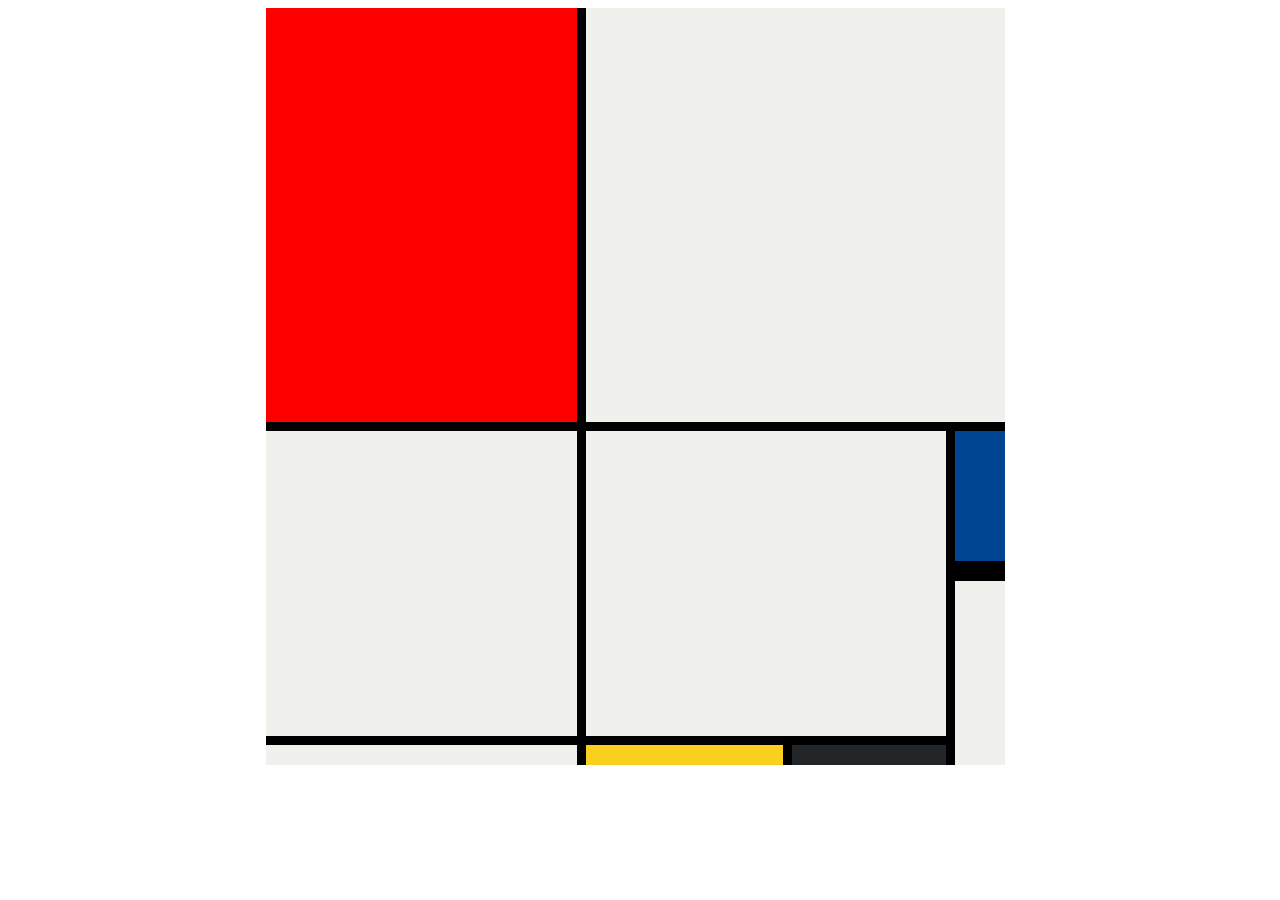
<file: Mondrian/index.html>
<!DOCTYPE html>
<html lang="en">

<head>
  <meta charset="UTF-8">
  <meta name="viewport" content="width=device-width, initial-scale=1.0">
  <title>Mondrian Project</title>
  <style>
    /* 
    Write your CSS here 
    Gap Colour: #000
    White: #F0F1EC
    Red: #E72F24
    Black: #232629
    Blue: #004592
    Yellow: #F9D01E

    For dimensions, see dimensions.png image.
    HINT: Remember you can't change the properties of grid lines.
    But grid lines are transparent!
    */

    body{
      display: flex;
      justify-content: center;
      align-items: center;
    }

    .container{
      display: grid;
      height: 748px;
      width: 748px;
      grid-template-rows: 423px 314px 20px;
    }

    .r1{
      display:grid;
      grid-template-columns: 320px 419px;
    }

    .grid1{
      background-color: red;
      border-right: 9px solid black;
      border-bottom : 9px solid black
    }

    .grid2{
      background-color: #F0F1EC;
      border-bottom : 9px solid black
    }

    .r2{
      display:grid;
      grid-template-columns: 320px 369px 50px;
    }

    .grid3{
      background-color: #F0F1EC;
      border-right: 9px solid black;
      border-bottom : 9px solid black
    }

    .grid4{
      background-color: #F0F1EC;
      border-bottom : 9px solid black;
      border-right: 9px solid black;
    }


    .r3{
      display:grid;
      grid-template-columns: 320px 206px 163px 50px;
    }

    .grid7{
      background-color: #F0F1EC;
      border-right: 9px solid black;
    }

    .grid8{
      background-color: #F9D01E;
      border-right : 9px solid black;
    }

    .grid9{
        background-color: #232629;
        border-right : 9px solid black;
    }

    .grid10{
      background-color: #F0F1EC;
    }


    .sr2{
      display:grid;
      background-color: #000;
      grid-template-rows: 130px auto;
      row-gap : 20px;
    }

    .grid5{
      height: 130px;
      background-color: #004592;
    }

    .grid6{
      background-color:  #F0F1EC;
    }
  </style>
</head>

<body>
  <!-- Write your HTML here -->
   <div class="container">
      <div class="r1">
          <div class="grid1"></div>
          <div class="grid2"></div>
      </div>

      <div class = "r2">
        <div class="grid3"></div>
        <div class="grid4"></div>
        <div class="sr2">
          <div class="grid5"></div>
           <div class="grid6"></div>
        </div> 
      </div>

      <div class = "r3">
        <div class="grid7"></div>
        <div class="grid8"></div>
        <div class="grid9"></div>
        <div class="grid10"></div>
      </div>
   </div>

</body>

</html>
</file>
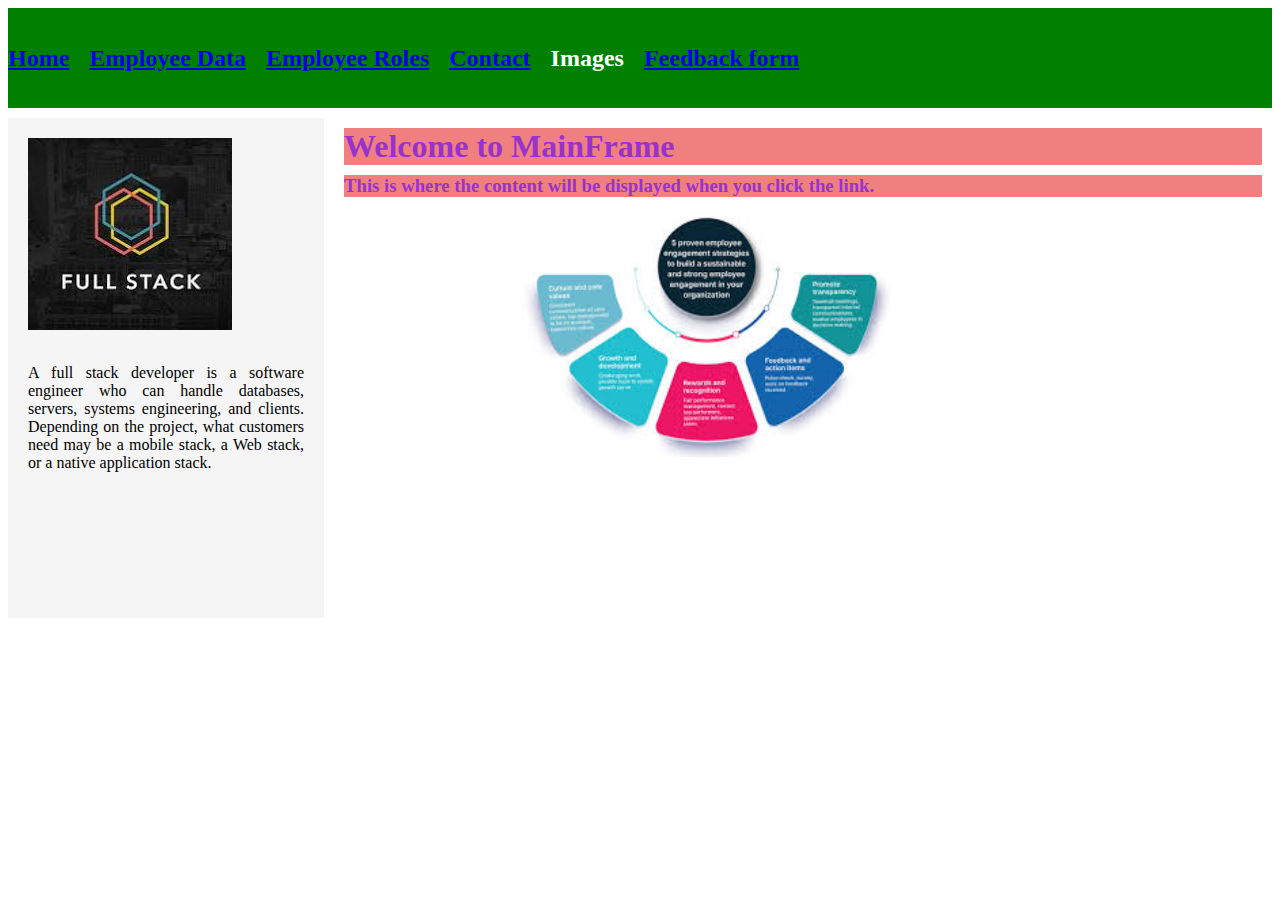
<file: Multipage Website/index.html>
<!DOCTYPE html>
<html lang="en">
<head>
    <meta charset="UTF-8">
    <meta name="viewport" content="width=device-width, initial-scale=1.0">
    <title>Home</title>
    <style>
        .container
        {
            display: grid;
            grid-template-rows: 100px 500px;
            row-gap: 10px;
        }
        .grid_1{
            display: flex;
            flex-direction:row;
            color:white;
            justify-content: flex-start;
            background-color: green;
            align-items: center;
            gap :20px;
        }
        .grid_2{
            display: grid;
            grid-template-columns: 25% 75%;
           
        }
        .grid_3{
            background-color: whitesmoke;
           
        }
        .grid_4{
            padding-left: 10px;
            background-color: white;
        }

        .grid_4 > img{
            margin-left: 20%;
        }
        .grid_3 >img,p{
            margin: 20px; 
            margin-bottom: 10px;        
        }
        h1,h3{
            margin:10px;
            background-color: lightcoral;
            color:darkorchid
        }
    </style>
    
</head>
<body>
    <div class = "container">
        <div class = "grid_1">
            <a href="./index.html"><h2>Home</h2></a>
            <a href="./Employee Data.html"><h2 id="1">Employee Data</h2></a>
            <a href="./Employee Roles.html"><h2 id="2">Employee Roles</h2></a>
            <a href="./Employees.html"><h2 id="3">Contact</h2></a>
            <h2 id="4">Images</h2>
            <a href="./Feedback form.html"><h2 id="5">Feedback form</h2></a>
        </div>

        <div class = "grid_2">
            <div class="grid_3">
                <img src="./images/FSD logo.jpeg">
                <p style="text-align: justify; ">
                    A full stack developer is a software engineer who can handle databases, 
                    servers, systems engineering, and clients. Depending on the project, 
                    what customers need may be a mobile stack, 
                    a Web stack, or a native application stack.
                </p>
            </div>
            <div class="grid_4">
                <h1>Welcome to MainFrame</h1>
                <h3>This is where the content will be displayed when you click 
                    the link.
                </h3>
                <img src="./images/strategies.jpeg" height="250px">
            </div>
        </div>
    </div>
</body>
</html>
</file>
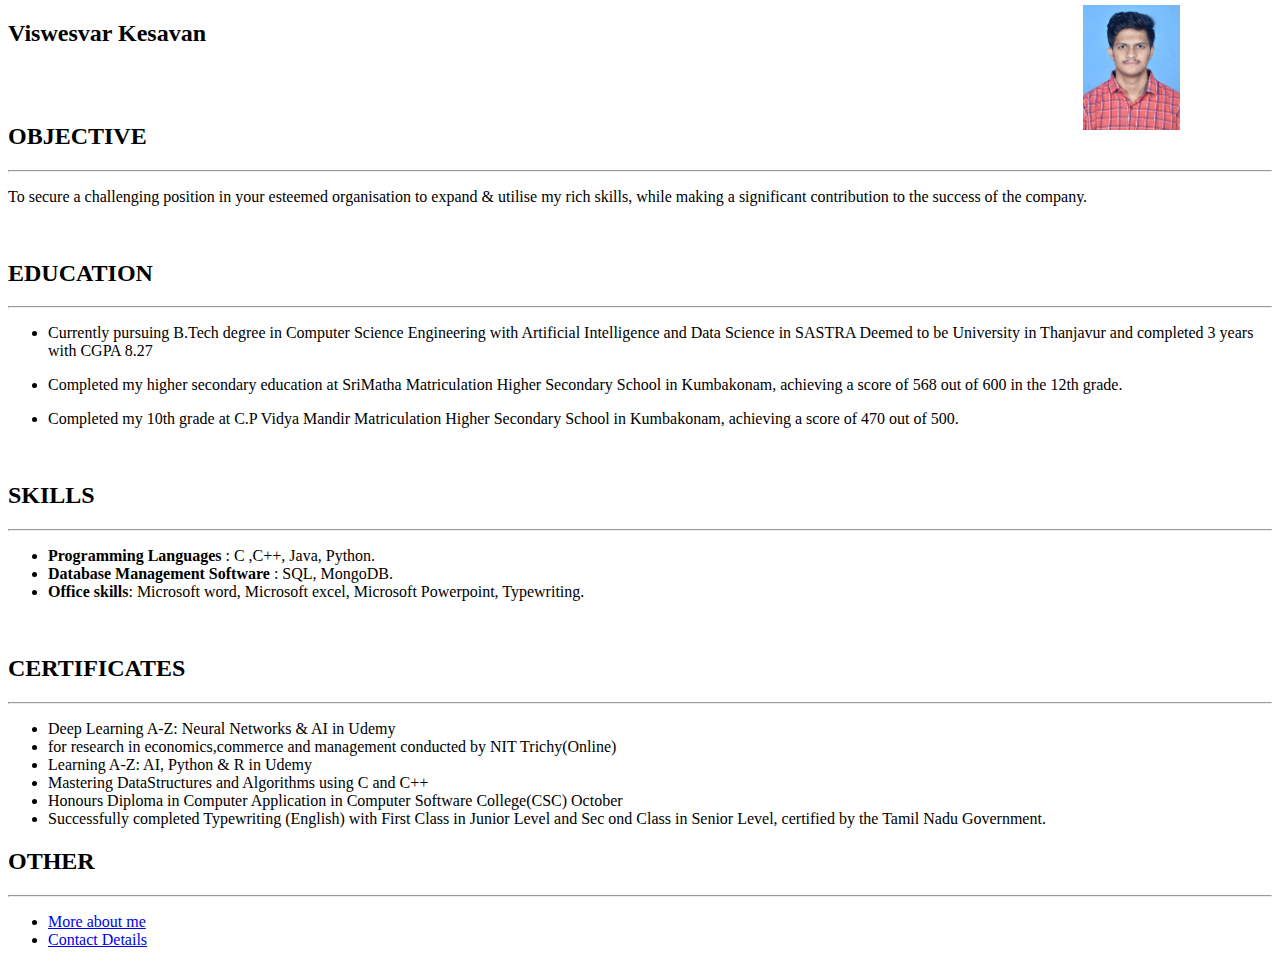
<file: Online Resume/index.html>
<!DOCTYPE html>
<html lang="en">
<head>
    <meta charset="UTF-8">
    <meta name="viewport" content="width=device-width, initial-scale=1.0">
    <title>My Resume</title>
</head>
<body>
    <h2>Viswesvar Kesavan</h2>
    <img src="./images/viswesh.jpg" alt="My Image" height =125 style="position:absolute; top:5px; right:100px;"><br>
    <br>
    <h2><b>OBJECTIVE</b></h2><hr>
    <p>To secure a challenging position in your esteemed organisation to expand & utilise my rich skills, while
        making a significant contribution to the success of the company.</p><br> 

    <h2><b>EDUCATION</b></h2><hr>
    <ul>
        <li><p>Currently pursuing B.Tech degree in Computer Science Engineering with Artificial Intelligence and Data Science
            in SASTRA Deemed to be University in Thanjavur and completed 3 years with CGPA 8.27</p></li>
        <li><p>Completed my higher secondary education at SriMatha Matriculation Higher Secondary School in Kumbakonam, achieving a score of 568 out of 600 in the 12th grade.</p></li>
        <li><p>Completed my 10th grade at C.P Vidya Mandir Matriculation Higher Secondary School in Kumbakonam, achieving a score of 470 out of 500.</p></li>
    </ul><br> 

    <h2><b>SKILLS</b></h2><hr>
    <ul>
        <li><b>Programming Languages</b> : C ,C++, Java, Python.</li>
        <li><b>Database Management Software</b> : SQL, MongoDB.</li>
        <li><b>Office skills</b>: Microsoft word, Microsoft excel, Microsoft Powerpoint, Typewriting.</li>
        </li>
    </ul><br>

    <h2>CERTIFICATES</h2><hr>
    <ul>
        <li>Deep Learning A-Z: Neural Networks & AI in Udemy</li>
        <li> for research in economics,commerce and management conducted by NIT
        Trichy(Online)</li>
        <li> Learning A-Z: AI, Python & R in Udemy</li>
        <li>Mastering DataStructures and Algorithms using C and C++</li>
        <li>Honours Diploma in Computer Application in Computer Software College(CSC) October</li>
        <li>Successfully completed Typewriting (English) with First Class in Junior Level and Sec
       ond Class in Senior Level, certified by the Tamil Nadu Government.</li>
    </ul>
    <h2>OTHER</h2><hr>
    <ul>
        <li><a href="./public/personal details.html">More about me</a></li>
        <li><a href="./public/Contact Details.html">Contact Details</a></li>
    </ul>
    
</body>
</html>
</file>
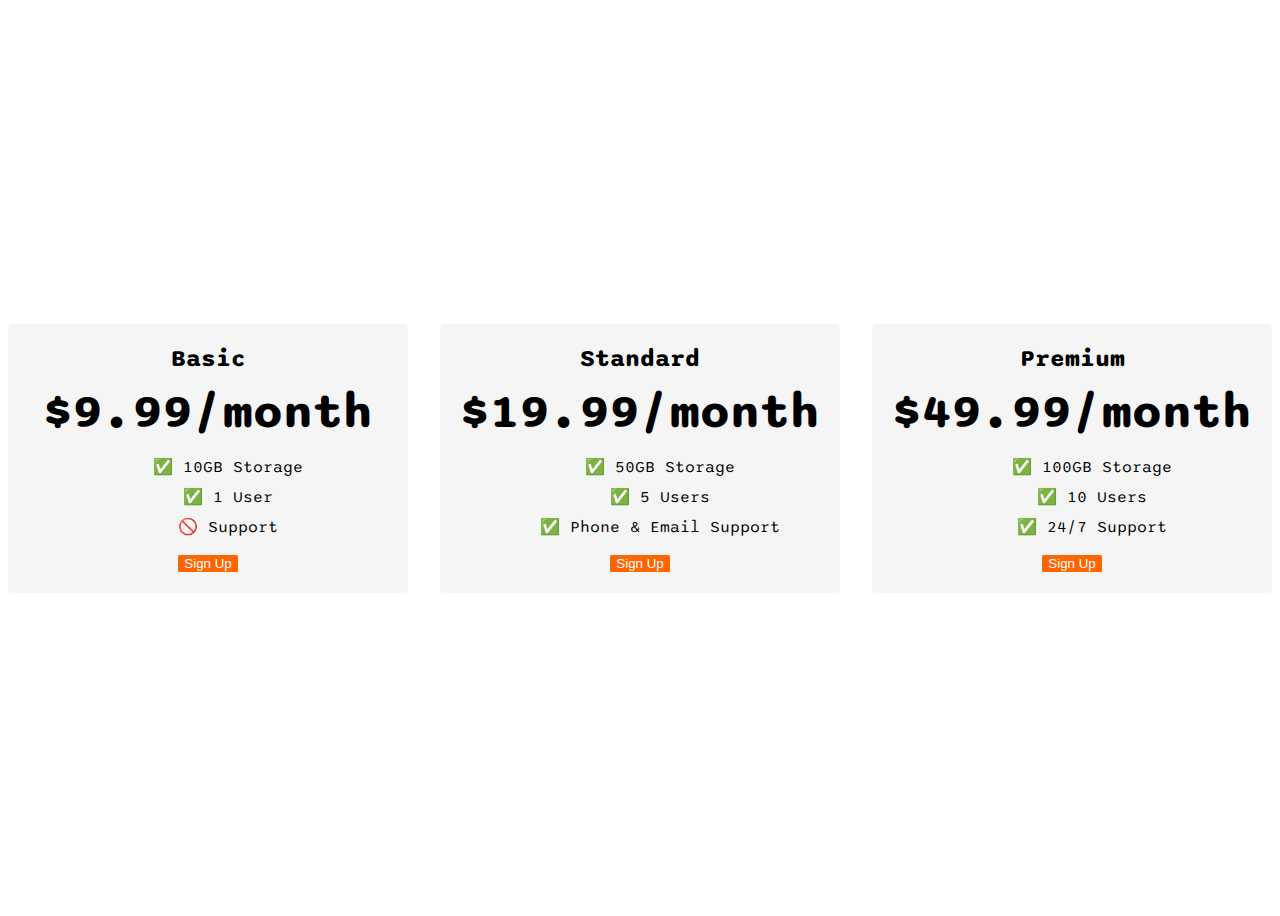
<file: Pricing Table/index.html>
<!DOCTYPE html>
<html>
  <head>
    <title>Flexbox Pricing Table</title>
    <link rel="preconnect" href="https://fonts.googleapis.com" />
    <link rel="preconnect" href="https://fonts.gstatic.com" crossorigin />
    <link
      href="https://fonts.googleapis.com/css2?family=Sono:wght@400;700&display=swap"
      rel="stylesheet"
    />
    <style>
      body {
        font-family: "Sono", sans-serif;
      }

      .pricing-container{
        display: flex;

        /*this will align the element to center in row wise*/
        justify-content: center;

        /*this will align the element to center in column wise*/
        /* for the below code to work , we must set some value to height*/
        align-items: center;
        height: 100vh;
        gap: 2rem;
      }  

      .pricing-plan{
        flex: 1;
        text-align: center;
        background-color: whitesmoke;
        padding: 20px;
        border-radius: 5px;
        max-width : 400px;
      }

      .plan-title{
        font-size: 24px;
        font-weight: bold;
        margin-bottom: 10px ;
      }

      .plan-price{
        font-size: 48px;
        font-weight: bold;
        margin-bottom:10px;
      }
      ul{
        list-style: none;
        text-align: center;
      }
      li{
        margin-bottom: 10px;
      }
      .plan-button{
        background-color: #ff6600;
        border: none;
        color: white;
        border-radius: 5%;
      }
      /* Hint: What can you do with a media query and flexbox? */
      @media (max-width: 1200px) {
        .pricing-container{
          flex-direction: column;
          height: 100%;
        }
      }
    </style>
  </head>

  <body>
    <div class="pricing-container">
      <div class="pricing-plan">
        <div class="plan-title">Basic</div>
        <div class="plan-price">$9.99/month</div>
        <ul class="plan-features">
          <li>✅ 10GB Storage</li>
          <li>✅ 1 User</li>
          <li>🚫 Support</li>
        </ul>
        <button class="plan-button">Sign Up</button>
      </div>
      <div class="pricing-plan">
        <div class="plan-title">Standard</div>
        <div class="plan-price">$19.99/month</div>
        <ul class="plan-features">
          <li>✅ 50GB Storage</li>
          <li>✅ 5 Users</li>
          <li>✅ Phone &amp; Email Support</li>
        </ul>
        <button class="plan-button">Sign Up</button>
      </div>
      <div class="pricing-plan">
        <div class="plan-title">Premium</div>
        <div class="plan-price">$49.99/month</div>
        <ul class="plan-features">
          <li>✅ 100GB Storage</li>
          <li>✅ 10 Users</li>
          <li>✅ 24/7 Support</li>
        </ul>
        <button class="plan-button">Sign Up</button>
      </div>
    </div>
  </body>
</html>
</file>
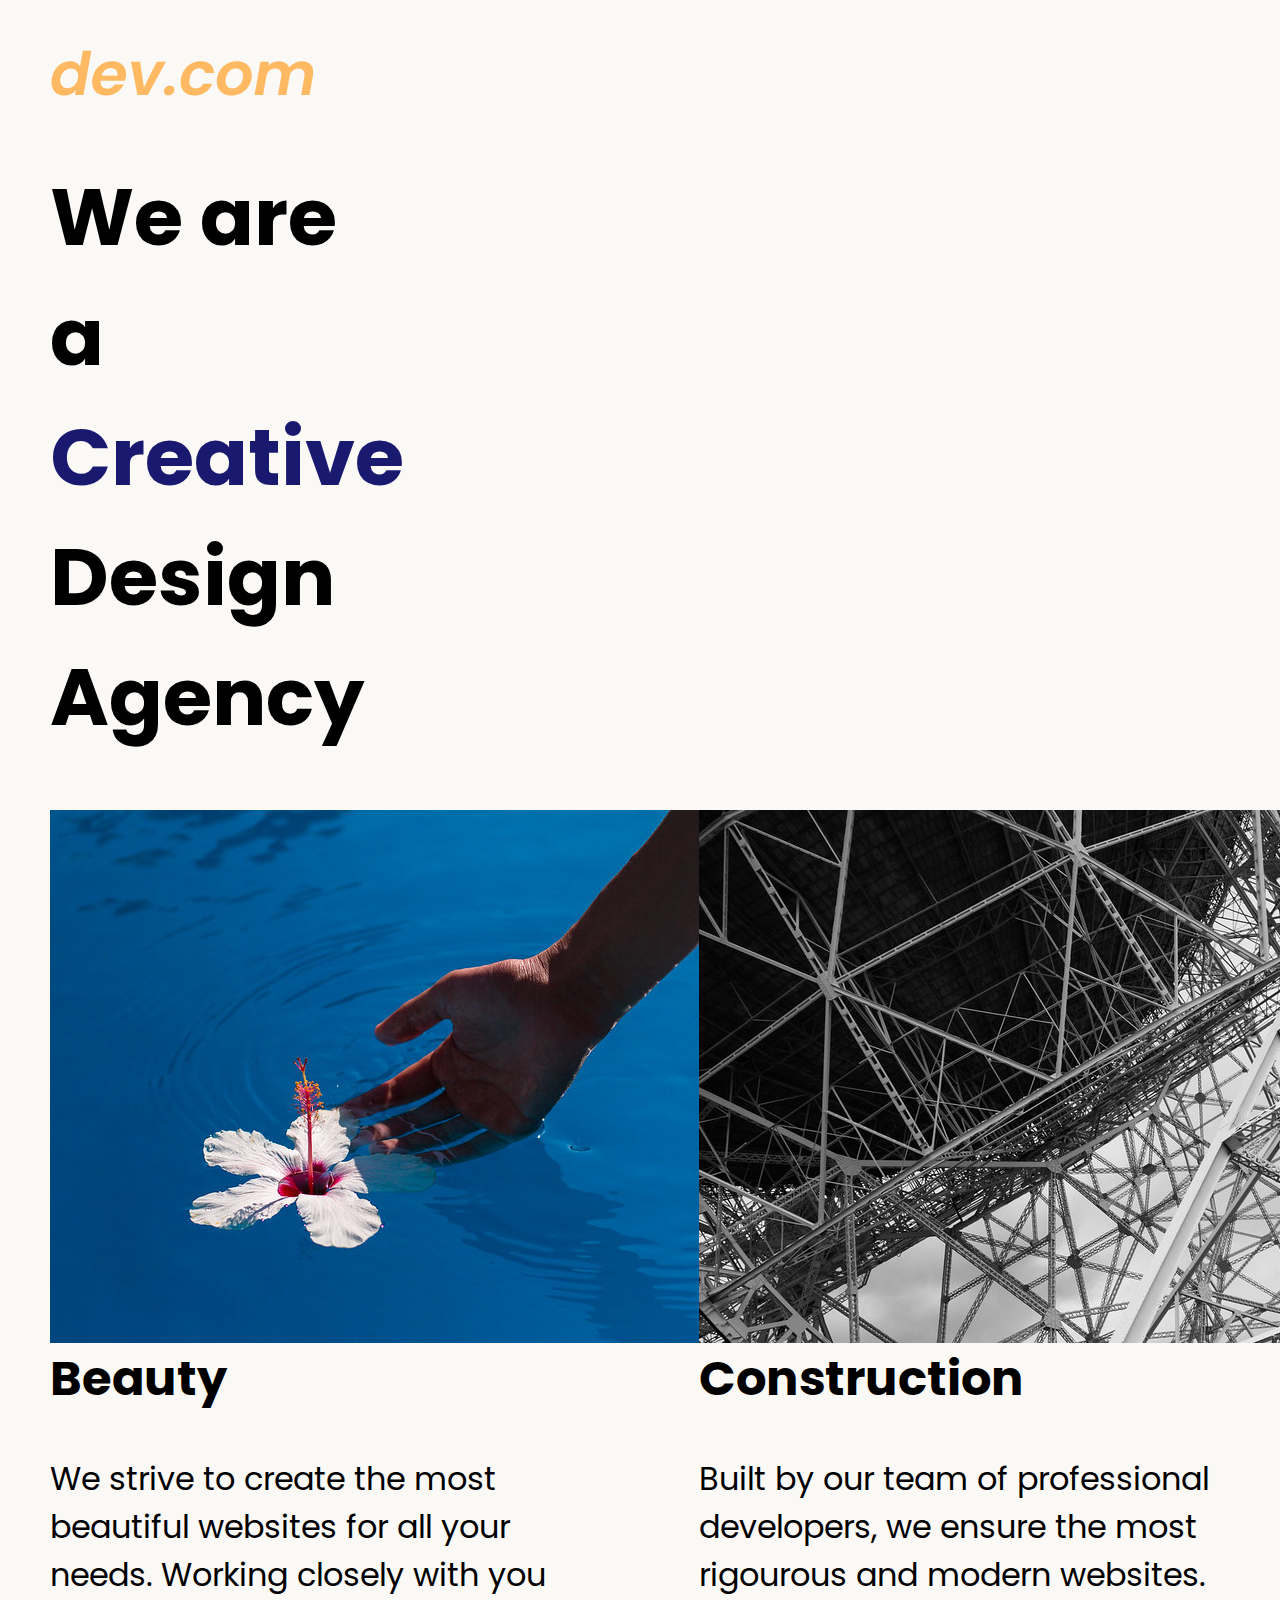
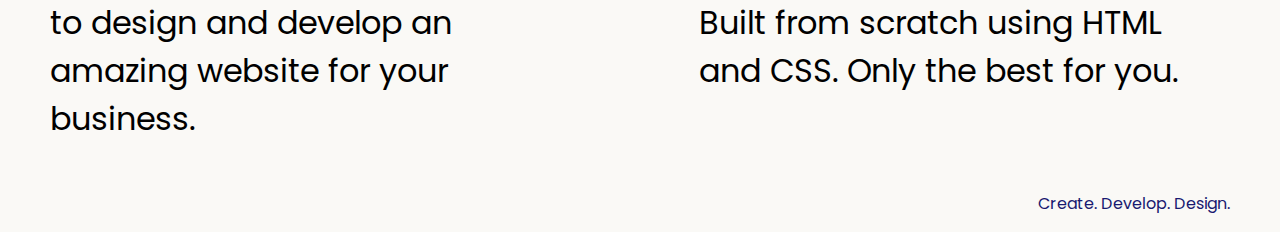
<file: Web Design Agency/index.html>
<!DOCTYPE html>
<html lang="en">

<head>
  <meta charset="UTF-8">
  <meta name="viewport" content="width=device-width, initial-scale=1.0">
  <title>Agency</title>
  <link rel="stylesheet" href="./style.css">
  <link rel="preconnect" href="https://fonts.googleapis.com">
  <link rel="preconnect" href="https://fonts.gstatic.com" crossorigin>
  <link href="https://fonts.googleapis.com/css2?family=Poppins:wght@400;700&display=swap" rel="stylesheet">
</head>

<body>
  <div class="main">
    <img class="logo" src="./assets/images/logo.png" alt="logo">
    <h1>We are a  <span style="color:#191970">Creative</span> Design Agency</h1>
    <div class="left card">
      <img class="tile-image" src="./assets/images/beautiful.jpg" alt="hand and flower in water">
      <h2 class="card-title">Beauty</h2>
      <p class="card-text">We strive to create the most beautiful websites for all your needs. Working closely with you
        to design and develop an amazing website for your business.</p>
    </div>
    <div class="right card">
      <img class="tile-image" src="./assets/images/construction.jpg" alt="metal structure">
      <h2 class="card-title">Construction</h2>
      <p class="card-text">Built by our team of professional developers, we ensure the most rigourous and modern websites. Built from
        scratch using HTML and CSS. Only the best for you.</p>
    </div> 
    

  </div>
  <footer>
    <p>Create. Develop. Design.</p>
  </footer>
</body>

</html>
</file>
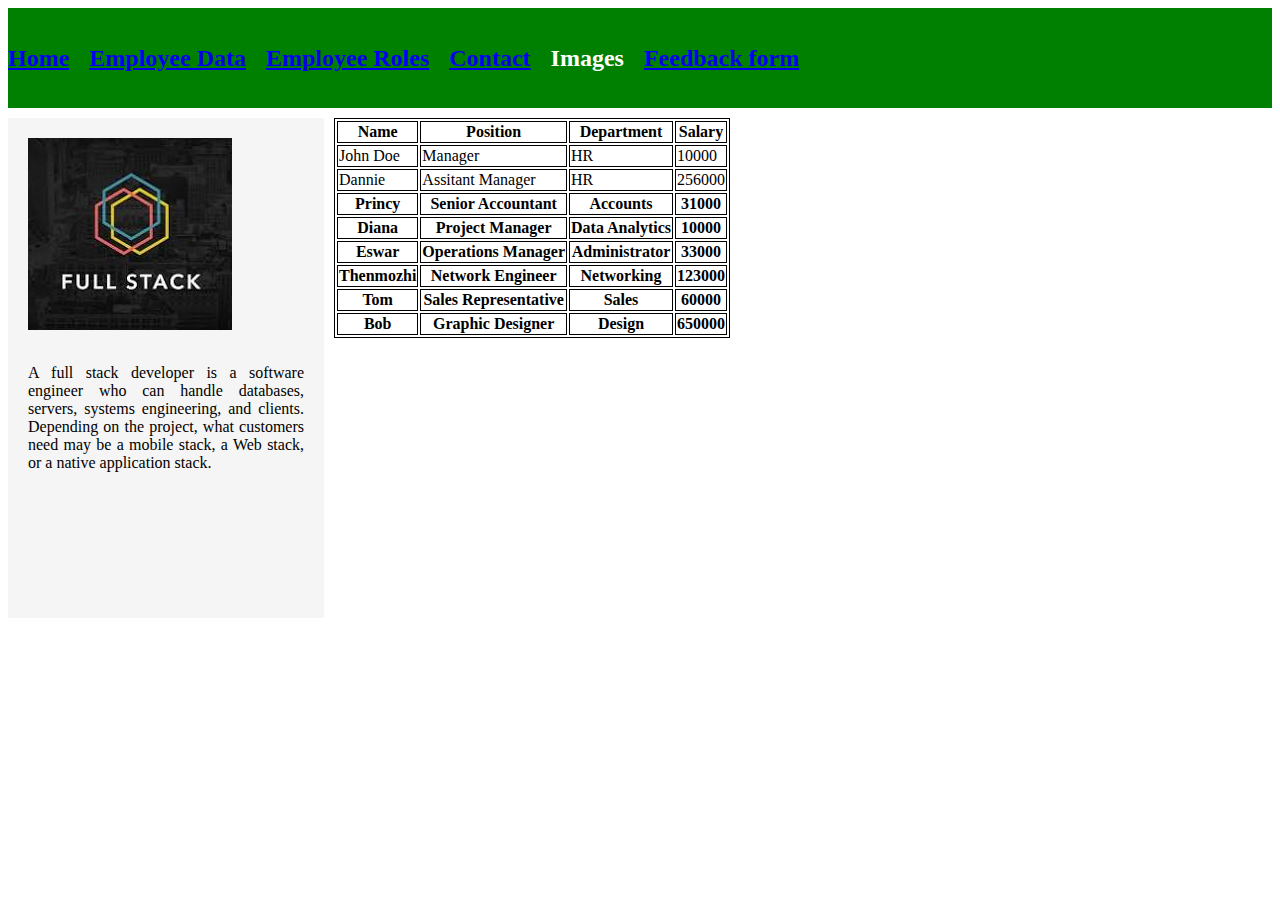
<file: Multipage Website/Employee Data.html>
<!DOCTYPE html>
<html lang="en">
<head>
    <meta charset="UTF-8">
    <meta name="viewport" content="width=device-width, initial-scale=1.0">
    <title>Employee Data</title>
    <style>
        .container
        {
            display: grid;
            grid-template-rows: 100px 500px;
            row-gap: 10px;
        }
        .grid_1{
            display: flex;
            flex-direction:row;
            color:white;
            justify-content: flex-start;
            background-color: green;
            align-items: center;
            gap :20px;
        }
        .grid_2{
            display: grid;
            grid-template-columns: 25% 75%;
           
        }
        .grid_3{
            background-color: whitesmoke;
           
        }
        .grid_4{
            padding-left: 10px;
            background-color: white;
        }

        .grid_4 > img{
            margin-left: 20%;
        }
        .grid_3 >img,p{
            margin: 20px; 
            margin-bottom: 10px;        
        }
        h1,h3{
            margin:10px;
            background-color: lightcoral;
            color:darkorchid
        }

        table,th,td{
            border : 1px solid ;
        }
    </style>

</head>
<body>
    <div class = "container">
        <div class = "grid_1">
            <a href="./index.html"><h2>Home</h2></a>
            <a href="./Employee Data.html"><h2 id="1">Employee Data</h2></a>
            <a href="./Employee Roles.html"><h2 id="2">Employee Roles</h2></a>
            <a href="./Employees.html"><h2 id="3">Contact</h2></a>
            <h2 id="4">Images</h2>
            <a href="./Feedback form.html"><h2 id="5">Feedback form</h2></a>
        </div>

        <div class = "grid_2">
            <div class="grid_3">
                <img src="./images/FSD logo.jpeg">
                <p style="text-align: justify; ">
                    A full stack developer is a software engineer who can handle databases, 
                    servers, systems engineering, and clients. Depending on the project, 
                    what customers need may be a mobile stack, 
                    a Web stack, or a native application stack.
                </p>
            </div>
            <div class="grid_4">
               <table class="mytable">
                <tr>
                    <th>Name</th>
                    <th colspan="3">Position</th>
                    <th colspan="3">Department</th>
                    <th>Salary</th>
                </tr>

                <tr>
                    <td>John Doe</td>
                    <td colspan="3">Manager</td>
                    <td colspan="3">HR</td>
                    <td>10000</td>
                </tr>

                <tr>
                    <td>Dannie</td>
                    <td colspan="3">Assitant Manager</td>
                    <td colspan="3">HR</td>
                    <td>256000</th>
                </tr>

                <tr>
                    <th>Princy</th>
                    <th colspan="3">Senior Accountant</th>
                    <th colspan="3">Accounts</th>
                    <th>31000</th>
                </tr>

                <tr>
                    <th>Diana</th>
                    <th colspan="3">Project Manager</th>
                    <th colspan="3">Data Analytics</th>
                    <th>10000</th>
                </tr>

                <tr>
                    <th>Eswar</th>
                    <th colspan="3">Operations Manager</th>
                    <th colspan="3">Administrator</th>
                    <th>33000</th>
                </tr>

                <tr>
                    <th>Thenmozhi</th>
                    <th colspan="3">Network Engineer</th>
                    <th colspan="3">Networking</th>
                    <th>123000</th>
                </tr>

                <tr>
                    <th>Tom</th>
                    <th colspan="3">Sales Representative</th>
                    <th colspan="3">Sales</th>
                    <th>60000</th>
                </tr>

                <tr>
                    <th>Bob</th>
                    <th colspan="3">Graphic Designer</th>
                    <th colspan="3">Design</th>
                    <th>650000</th>
                </tr>



               </table>
            </div>
        </div>
    </div>
</body>
</html>
</file>
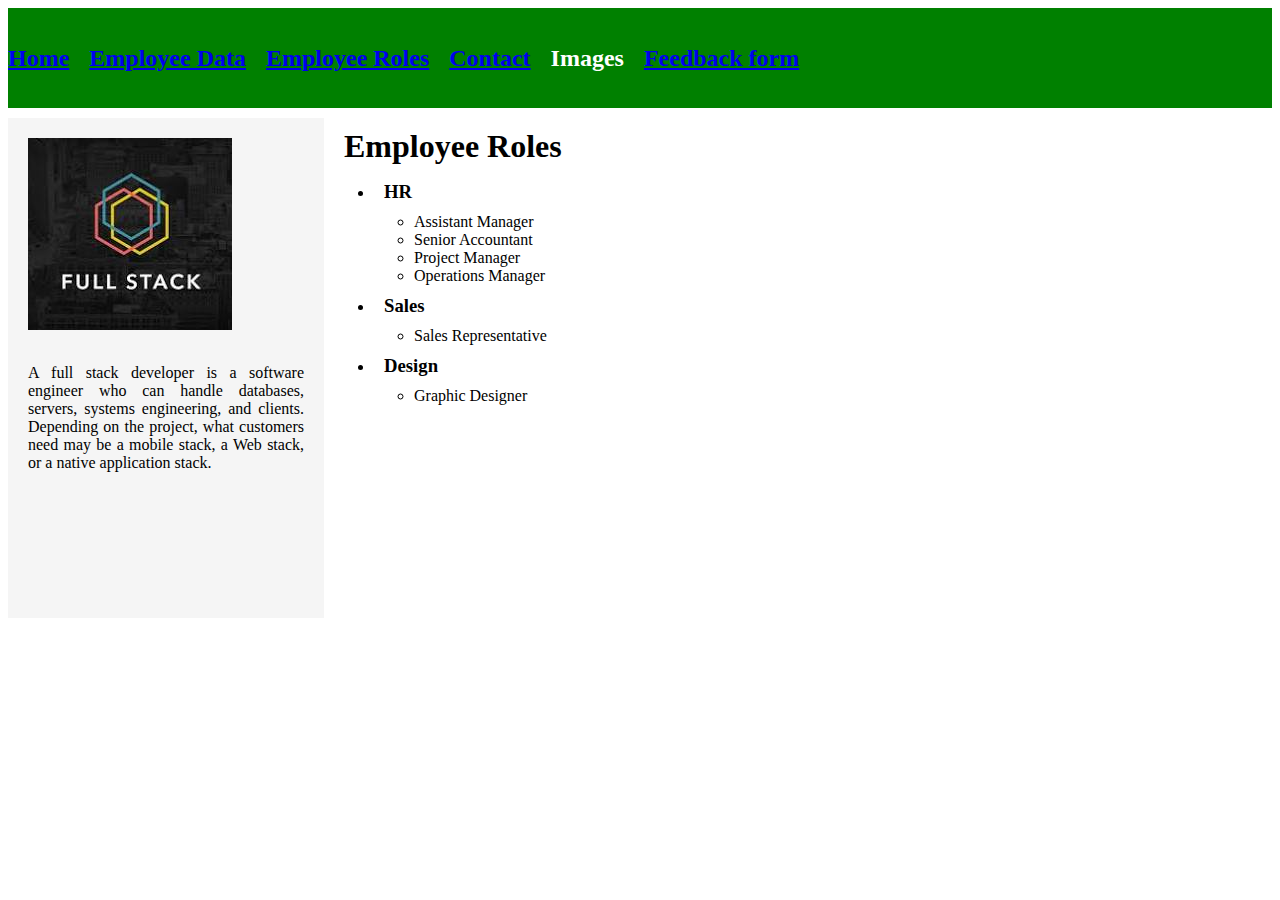
<file: Multipage Website/Employee Roles.html>
<!DOCTYPE html>
<html lang="en">
<head>
    <meta charset="UTF-8">
    <meta name="viewport" content="width=device-width, initial-scale=1.0">
    <title>Jobs</title>
    <style>
        .container
        {
            display: grid;
            grid-template-rows: 100px 500px;
            row-gap: 10px;
        }
        .grid_1{
            display: flex;
            flex-direction:row;
            color:white;
            justify-content: flex-start;
            background-color: green;
            align-items: center;
            gap :20px;
        }
        .grid_2{
            display: grid;
            grid-template-columns: 25% 75%;
           
        }
        .grid_3{
            background-color: whitesmoke;
           
        }
        .grid_4{
            padding-left: 10px;
            background-color: white;
        }

        .grid_4 > img{
            margin-left: 20%;
        }
        .grid_3 >img,p{
            margin: 20px; 
            margin-bottom: 10px;        
        }
        h1,h3{
            margin:10px;
            
        }

        table,th,td{
            border : 1px solid ;
        }
    </style>
</head>
<body>
    <div class = "container">
        <div class = "grid_1">
            <a href="./index.html"><h2>Home</h2></a>
            <a href="./Employee Data.html"><h2 id="1">Employee Data</h2></a>
            <a href="./Employee Roles.html"><h2 id="2">Employee Roles</h2></a>
            <a href="./Employees.html"><h2 id="3">Contact</h2></a>
            <h2 id="4">Images</h2>
            <a href="./Feedback form.html"><h2 id="5">Feedback form</h2></a>
        </div>

        <div class = "grid_2">
            <div class="grid_3">
                <img src="./images/FSD logo.jpeg">
                <p style="text-align: justify; ">
                    A full stack developer is a software engineer who can handle databases, 
                    servers, systems engineering, and clients. Depending on the project, 
                    what customers need may be a mobile stack, 
                    a Web stack, or a native application stack.
                </p>
            </div>
            <div class="grid_4">
              <h1>Employee Roles</h1>
              <ul>
                <li><h3>HR</h3>
                    <ul>
                        <li>Assistant Manager</li>
                        <li>Senior Accountant</li>
                        <li>Project Manager</li>
                        <li>Operations Manager</li>
                    </ul>
                </li>
                <li><h3>Sales</h3>
                    <ul>
                        <li>Sales Representative</li>
                    </ul>
                </li>
                <li><h3>Design</h3>
                    <ul>
                        <li>Graphic Designer</li>
                    </ul>
                </li>
              </ul>
              
            </div>
        </div>
    </div>
</body>
</html>
</file>
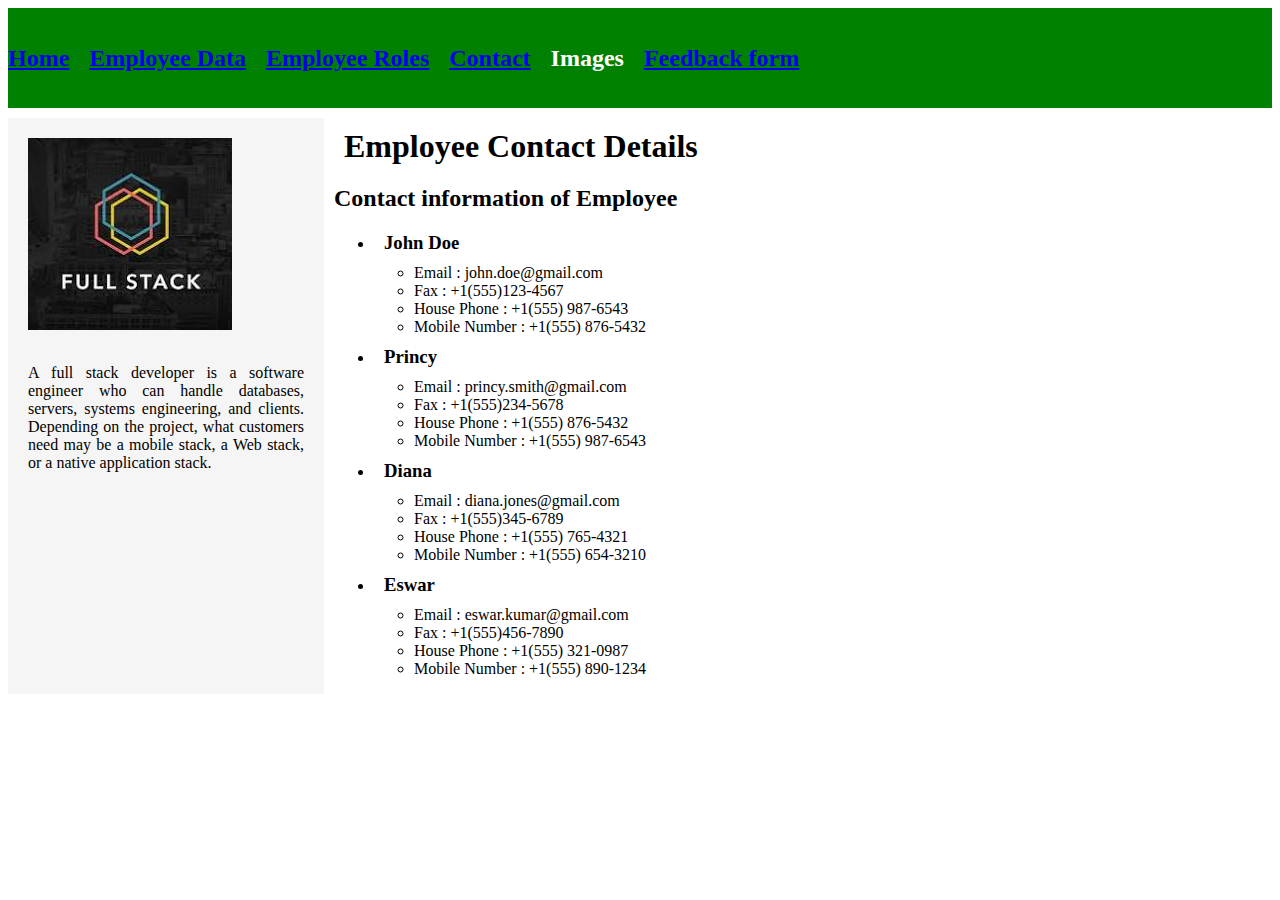
<file: Multipage Website/Employees.html>
<!DOCTYPE html>
<html lang="en">
<head>
    <meta charset="UTF-8">
    <meta name="viewport" content="width=device-width, initial-scale=1.0">
    <title>Employees</title>
    <style>
        .container
        {
            display: grid;
            grid-template-rows: 100px 500px;
            row-gap: 10px;
        }
        .grid_1{
            display: flex;
            flex-direction:row;
            color:white;
            justify-content: flex-start;
            background-color: green;
            align-items: center;
            gap :20px;
        }
        .grid_2{
            display: grid;
            grid-template-columns: 25% 75%;
           
        }
        .grid_3{
            background-color: whitesmoke;
           
        }
        .grid_4{
            padding-left: 10px;
            background-color: white;
        }

        .grid_4 > img{
            margin-left: 20%;
        }
        .grid_3 >img,p{
            margin: 20px; 
            margin-bottom: 10px;        
        }
        h1,h3{
            margin:10px;
            
        }

        table,th,td{
            border : 1px solid ;
        }
    </style>

</head>
<body>
    <div class = "container">
        <div class = "grid_1">
            <a href="./index.html"><h2>Home</h2></a>
            <a href="./Employee Data.html"><h2 id="1">Employee Data</h2></a>
            <a href="./Employee Roles.html"><h2 id="2">Employee Roles</h2></a>
            <a href="./Employees.html"><h2 id="3">Contact</h2></a>
            <h2 id="4">Images</h2>
            <a href="./Feedback form.html"><h2 id="5">Feedback form</h2></a>
        </div>

        <div class = "grid_2">
            <div class="grid_3">
                <img src="./images/FSD logo.jpeg">
                <p style="text-align: justify; ">
                    A full stack developer is a software engineer who can handle databases, 
                    servers, systems engineering, and clients. Depending on the project, 
                    what customers need may be a mobile stack, 
                    a Web stack, or a native application stack.
                </p>
            </div>
            <div class="grid_4">
              <h1>Employee Contact Details</h1>
              <h2>Contact information of Employee</h2>
              <ul>
                <li><h3>John Doe</h3>
                    <ul>
                        <li>Email : john.doe@gmail.com</li>
                        <li>Fax : +1(555)123-4567</li>
                        <li>House Phone : +1(555) 987-6543</li>
                        <li>Mobile Number : +1(555) 876-5432</li>
                    </ul>
                </li>

                <li><h3>Princy</h3>
                    <ul>
                        <li>Email : princy.smith@gmail.com</li>
                        <li>Fax : +1(555)234-5678</li>
                        <li>House Phone : +1(555) 876-5432</li>
                        <li>Mobile Number : +1(555) 987-6543</li>
                    </ul>
                </li>

                <li><h3>Diana</h3>
                    <ul>
                        <li>Email : diana.jones@gmail.com</li>
                        <li>Fax : +1(555)345-6789</li>
                        <li>House Phone : +1(555) 765-4321</li>
                        <li>Mobile Number : +1(555) 654-3210</li>
                    </ul>
                </li>

                <li><h3>Eswar</h3>
                    <ul>
                        <li>Email : eswar.kumar@gmail.com</li>
                        <li>Fax : +1(555)456-7890</li>
                        <li>House Phone : +1(555) 321-0987</li>
                        <li>Mobile Number : +1(555) 890-1234</li>
                    </ul>
                </li>
            
              </ul>
              
            </div>
        </div>
    </div>
</body>
</html>
</file>
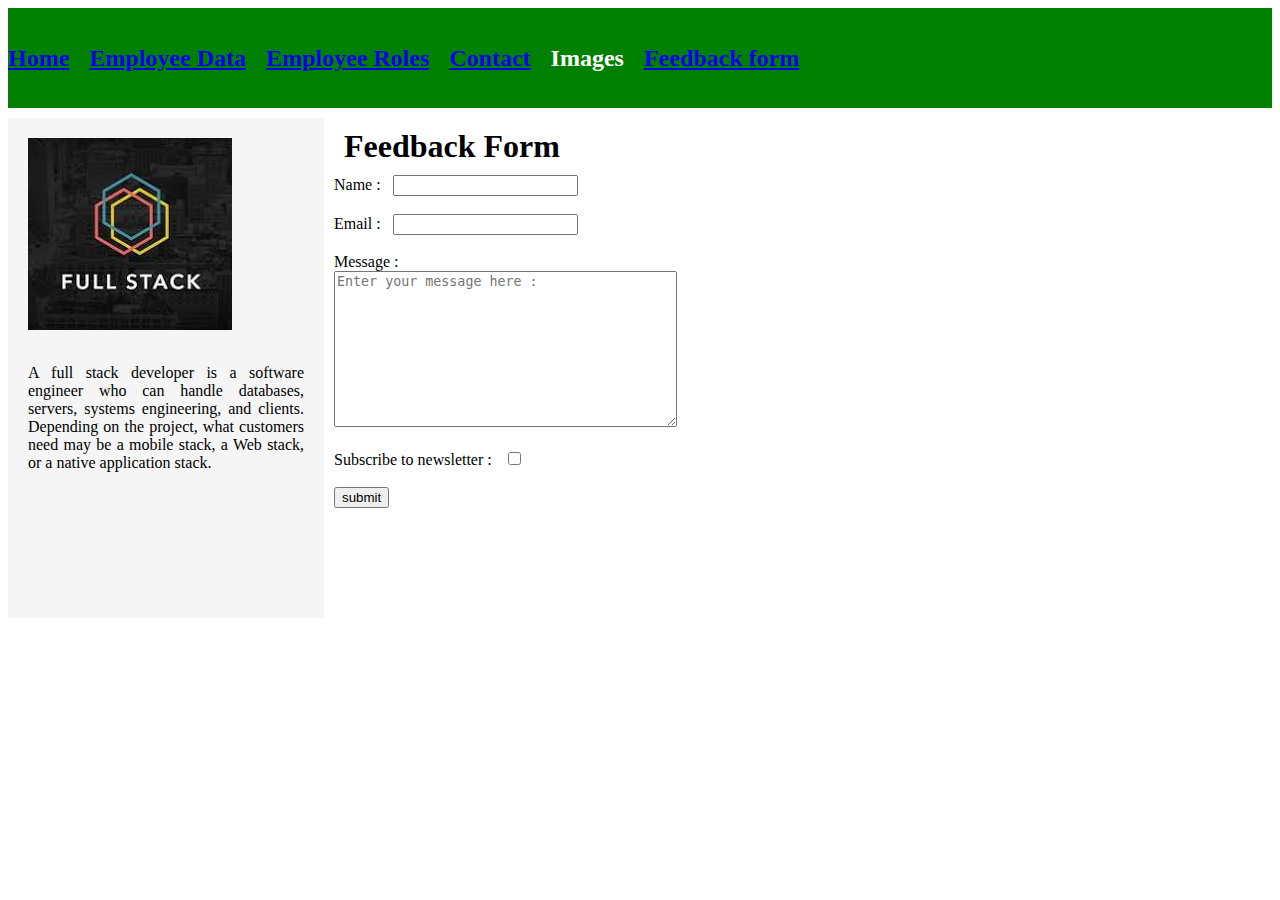
<file: Multipage Website/Feedback form.html>
<!DOCTYPE html>
<html lang="en">
<head>
    <meta charset="UTF-8">
    <meta name="viewport" content="width=device-width, initial-scale=1.0">
    <title>Feedback <Form></Form></title>
    <style>
        .container
        {
            display: grid;
            grid-template-rows: 100px 500px;
            row-gap: 10px;
        }
        .grid_1{
            display: flex;
            flex-direction:row;
            color:white;
            justify-content: flex-start;
            background-color: green;
            align-items: center;
            gap :20px;
        }
        .grid_2{
            display: grid;
            grid-template-columns: 25% 75%;
           
        }
        .grid_3{
            background-color: whitesmoke;
           
        }
        .grid_4{
            padding-left: 10px;
            background-color: white;
        }

        .grid_4 > img{
            margin-left: 20%;
        }
        .grid_3 >img,p{
            margin: 20px; 
            margin-bottom: 10px;        
        }
        h1,h3{
            margin:10px;
            
        }

        table,th,td{
            border : 1px solid ;
        }
    </style>

    <script>
        function validation()
        {
            var name = document.myform.name.value;
            var email = document.myform.Email.value;

        if(name == 'null' || name=='')
        {
            alert('Name field cannot be empty');
            return false;
        }

        const emailPattern =  /^[a-zA-Z0-9._%+-]+@[a-zA-Z0-9.-]+\.[a-zA-Z]{2,}$/; 
        const isValid = emailPattern.test(email); 

        if(!isValid)
        {
            alert('Enter proper email id!');
            return false;
        }
        return true;
    }
    </script>
</head>
<body>
    <div class = "container">
        <div class = "grid_1">
            <a href="./index.html"><h2>Home</h2></a>
            <a href="./Employee Data.html"><h2 id="1">Employee Data</h2></a>
            <a href="./Employee Roles.html"><h2 id="2">Employee Roles</h2></a>
            <a href="./Employees.html"><h2 id="3">Contact</h2></a>
            <h2 id="4">Images</h2>
            <a href="./Feedback form.html"><h2 id="5">Feedback form</h2></a>
        </div>

        <div class = "grid_2">
            <div class="grid_3">
                <img src="./images/FSD logo.jpeg">
                <p style="text-align: justify; ">
                    A full stack developer is a software engineer who can handle databases, 
                    servers, systems engineering, and clients. Depending on the project, 
                    what customers need may be a mobile stack, 
                    a Web stack, or a native application stack.
                </p>
            </div>
            <div class="grid_4">
              <form name="myform" method="post" action="http://127.0.0.1:3000/page5.html" onsubmit="return validation()">
                <h1>Feedback Form</h1>
                <label>Name : &nbsp; </label>
                <input type="text" name="name" /><br><br>
                <label>Email : &nbsp;</label>
                <input type="email" name="Email"/><br><br>
                <label>Message : </label><br>
                <textarea placeholder="Enter your message here : " rows="10" cols="40"></textarea><br><br>
                <label>Subscribe to newsletter : &nbsp;</label>
                <input type="checkbox"><br><br>
                <input type="submit" value="submit" >
              </form>
            </div>
        </div>
    </div>
</body>
</html>
</file>
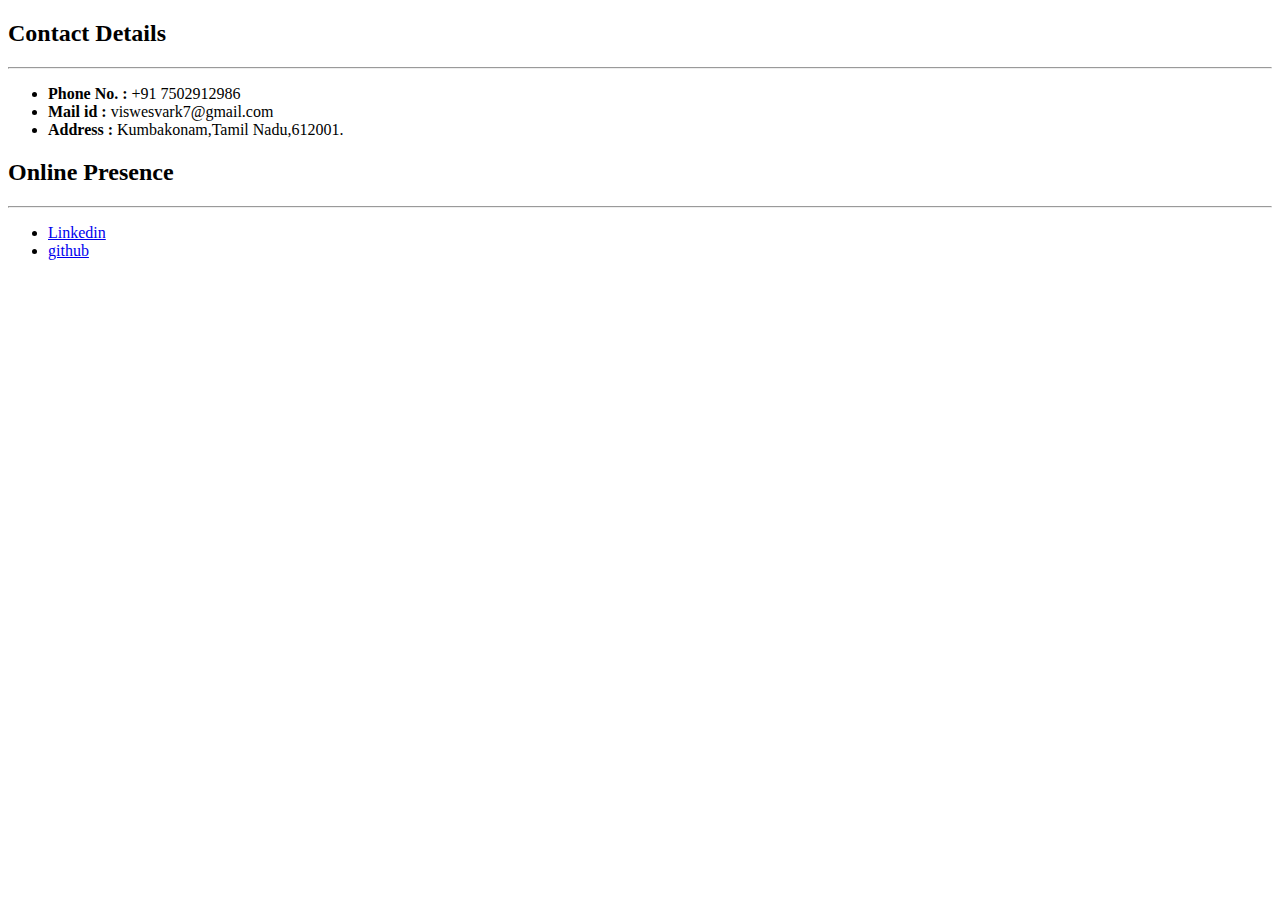
<file: Online Resume/public/Contact Details.html>
<!DOCTYPE html>
<html lang="en">
<head>
    <meta charset="UTF-8">
    <meta name="viewport" content="width=device-width, initial-scale=1.0">
    <title>Contact Details</title>
</head>
<body>
    <h2><b>Contact Details</b></h2><hr>
    <ul>
        <li><b>Phone No. : </b>+91 7502912986</li>
        <li><b>Mail id : </b>viswesvark7@gmail.com</li>
        <li><b>Address : </b>Kumbakonam,Tamil Nadu,612001.</li>
    </ul>
   
    <h2><b>Online Presence</b></h2><hr>
    <ul>
        <li><a href="https://www.linkedin.com/in/viswesvarkesavan21/">Linkedin</a></li>
        <li><a href="https://github.com/visweshvar">github</a></li>
    </ul>
</body>
</html>
</file>
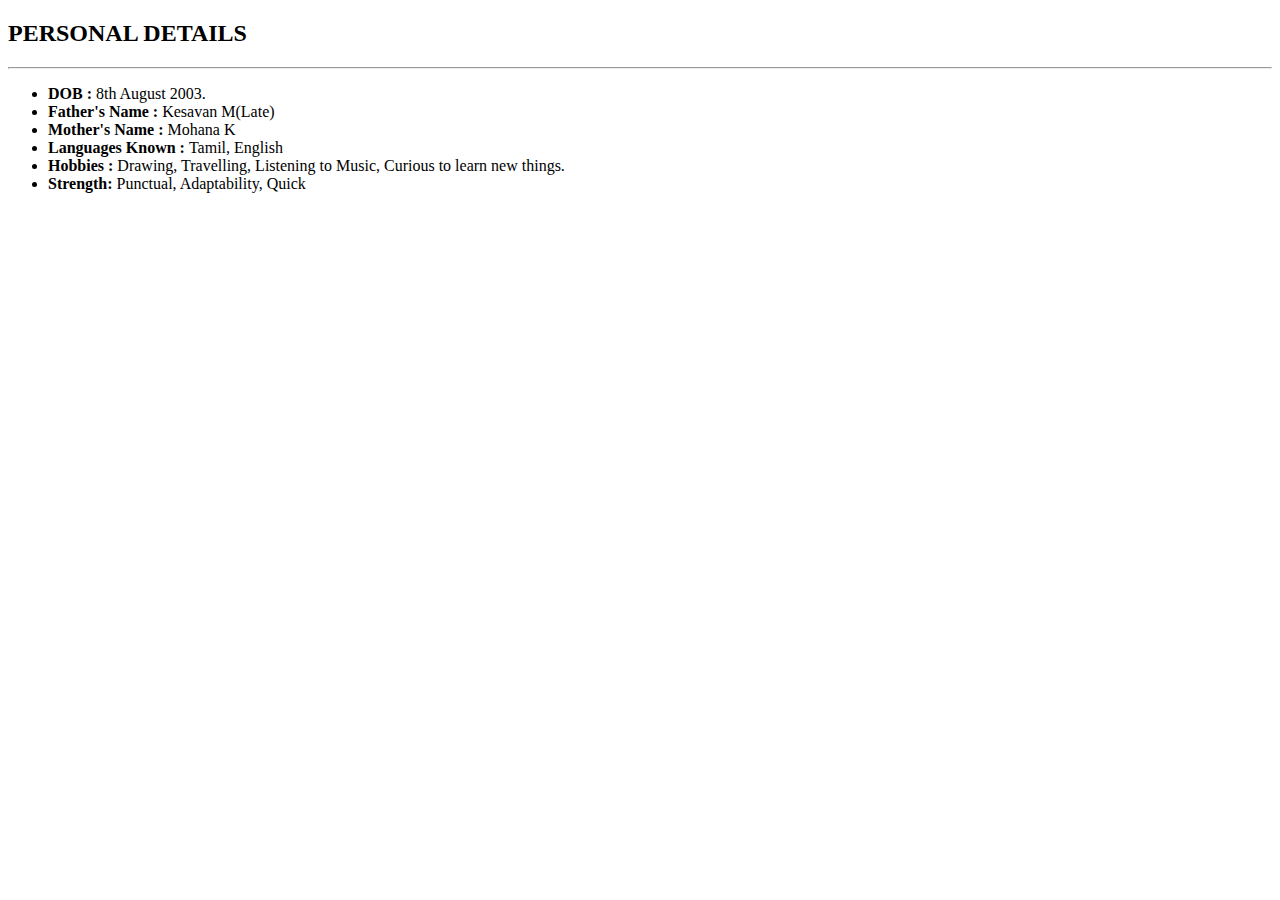
<file: Online Resume/public/personal details.html>
<!DOCTYPE html>
<html lang="en">
<head>
    <meta charset="UTF-8">
    <meta name="viewport" content="width=device-width, initial-scale=1.0">
    <title>About ME</title>
</head>
<body>
    <h2>PERSONAL DETAILS</h2><hr>
    <ul>
        <li><b>DOB : </b>  8th August 2003.</li>
        <li><b>Father's Name : </b>Kesavan M(Late)</li>
        <li><b>Mother's Name : </b> Mohana K</li>
        <li><b>Languages Known : </b> Tamil, English </li>
        <li><b>Hobbies : </b>Drawing, Travelling, Listening to Music, Curious to learn new things.</li>
        <li><b>Strength: </b> Punctual, Adaptability, Quick</li> 
    </ul>
</body>
</html>
</file>
<file: Web Design Agency/style.css>
body {
  font-family: "Poppins", sans-serif;
  margin: 50px 50px 0 50px;
  background-color: #faf9f6;
  display: flex;
  flex-direction: column;
  min-height: 95vh;
}
.main {
  flex: 1;
}

h1 {
  font-size: 5rem;
  display: block;
  width : 30%;
}

footer {
  text-align: right;
  color: midnightblue;
}

.tile-image{
  float:left;
  margin-right: 20px;
}

.card-text{
  font-size: 2rem;
}

.card-title{
  font-size:  3rem;
}

.left{
  float:left;
  width:45%;
}

.right{
  float:right;
  width:45%;

}



@media (max-width: 700px) {
  .logo {
    width: 100px;
  }

  h1 {
    font-size: 3rem;
    text-align: center;
  }

  .card {
    width: 100%;
    display: block;
    margin-bottom: 30px;
    text-align: justify;
  }

  .card img {
    margin-bottom: 10px;
    width: 100%;
    display: inline;
    object-fit: cover;
  }
}
</file>
